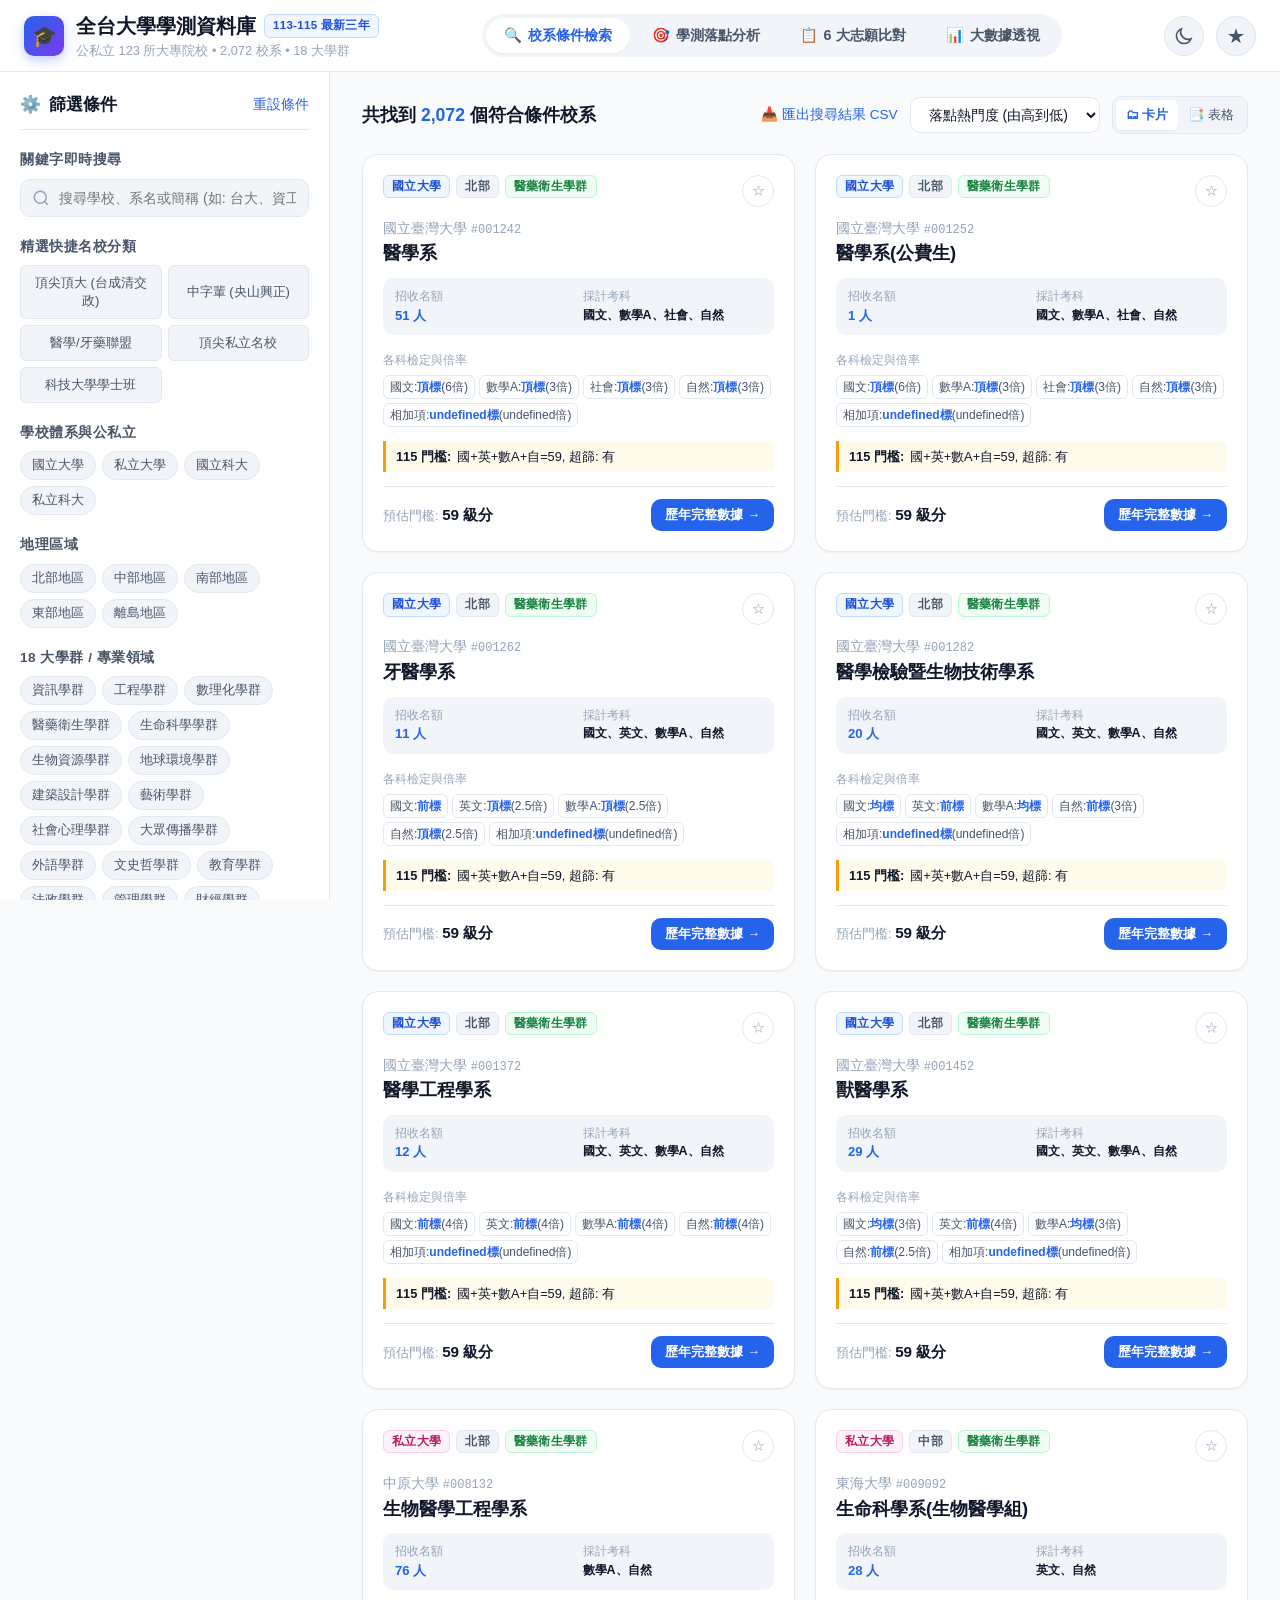
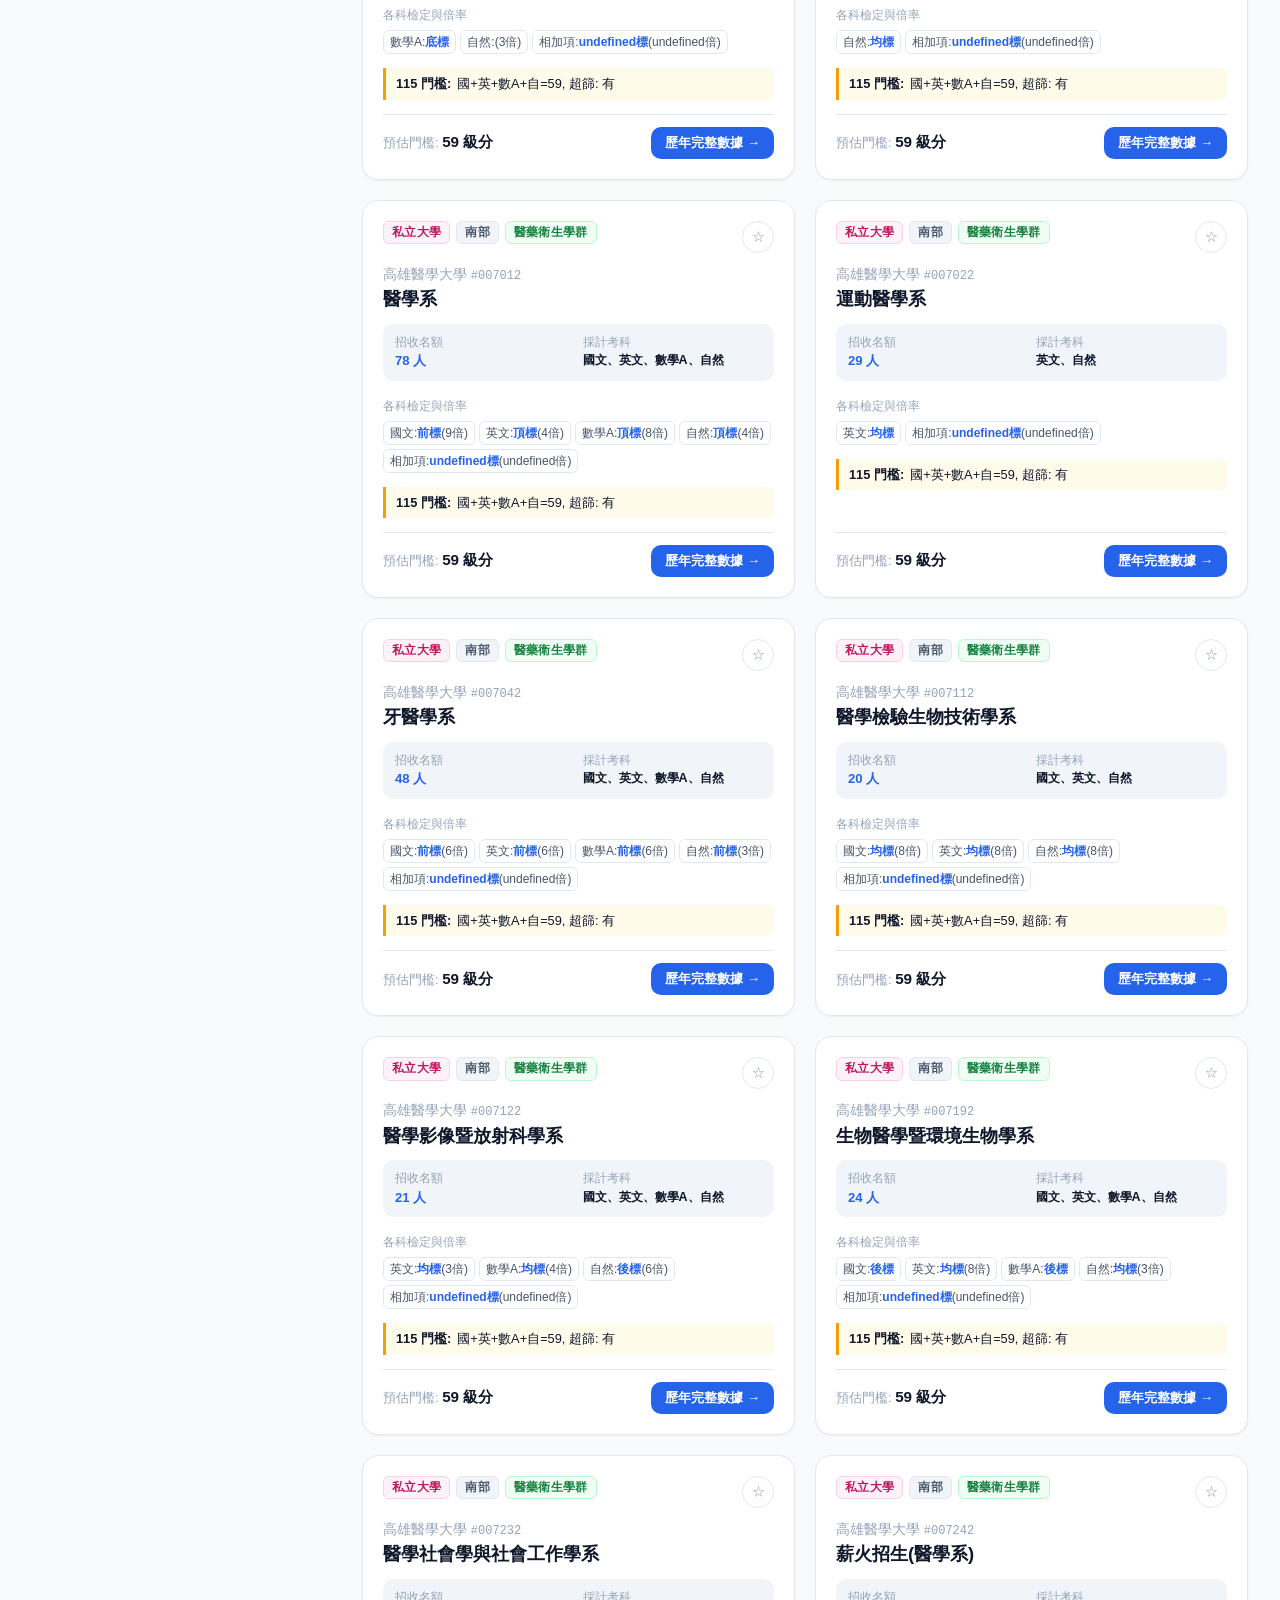
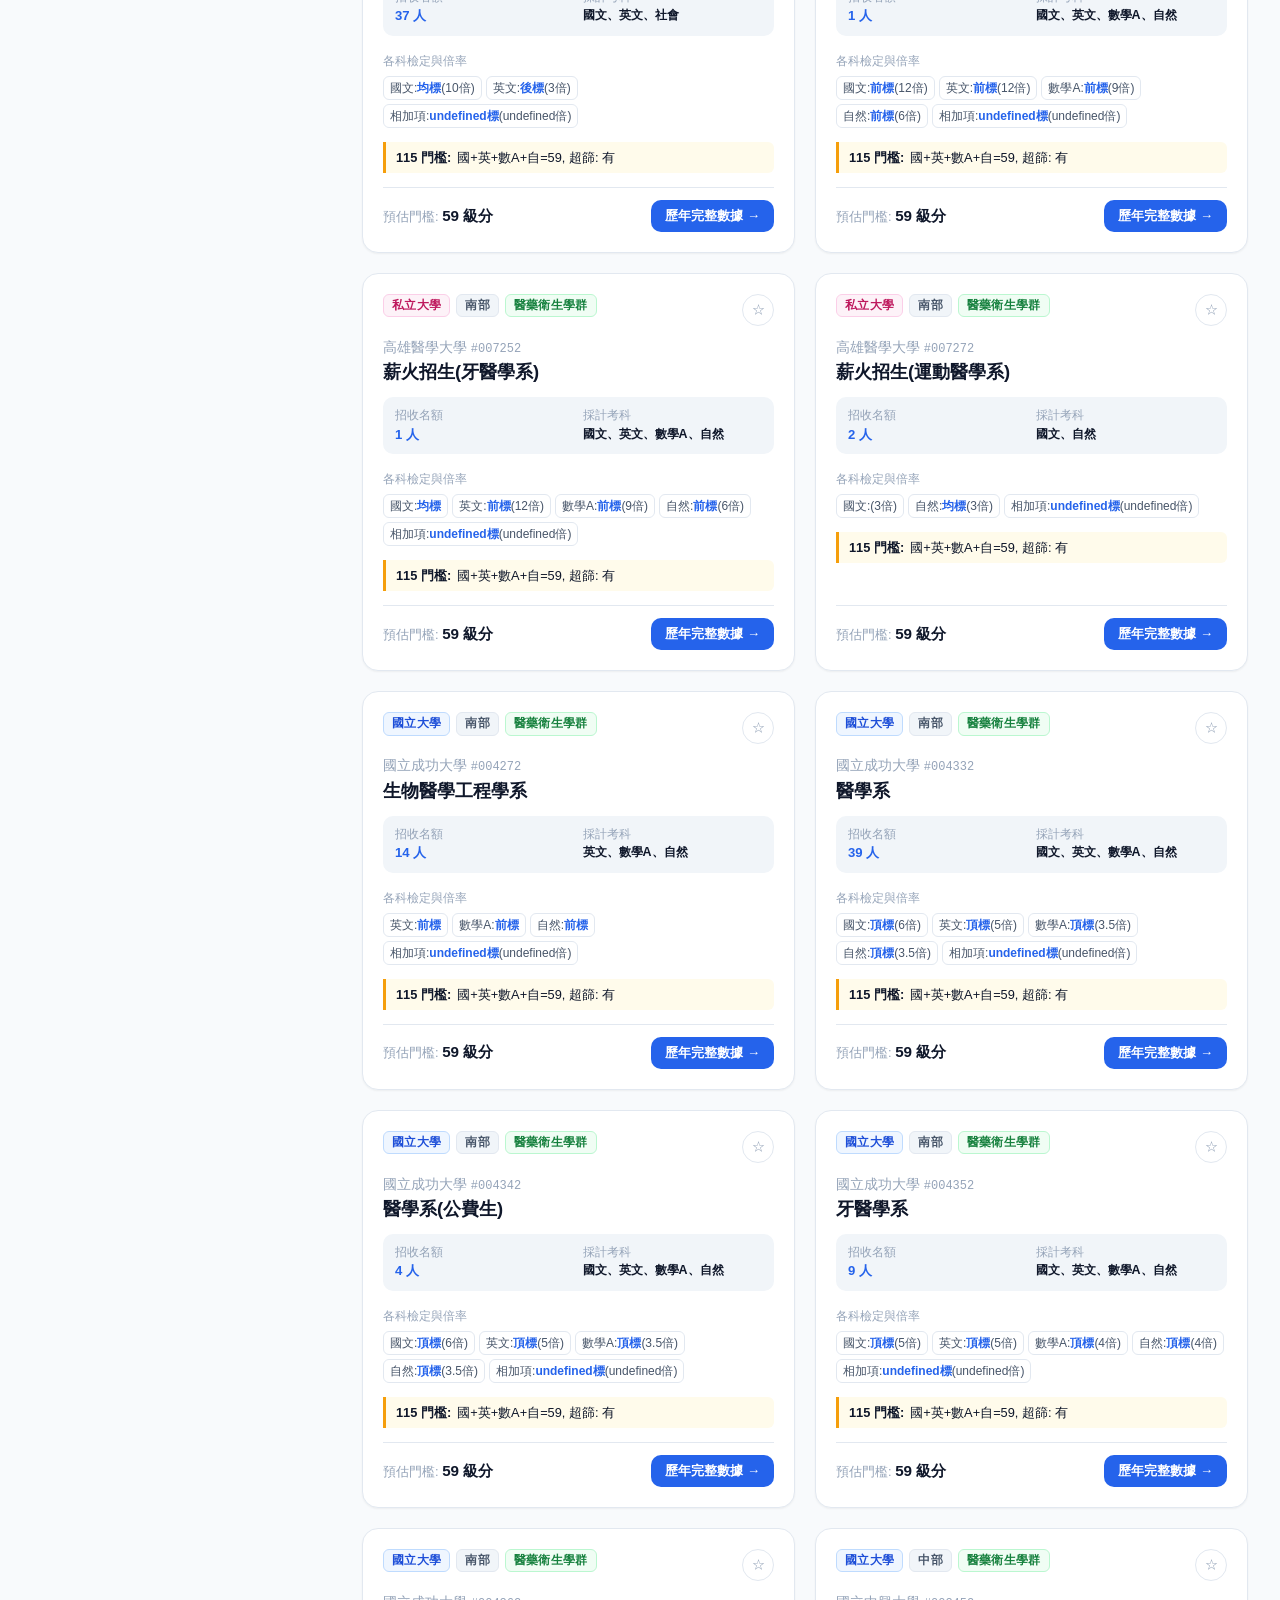
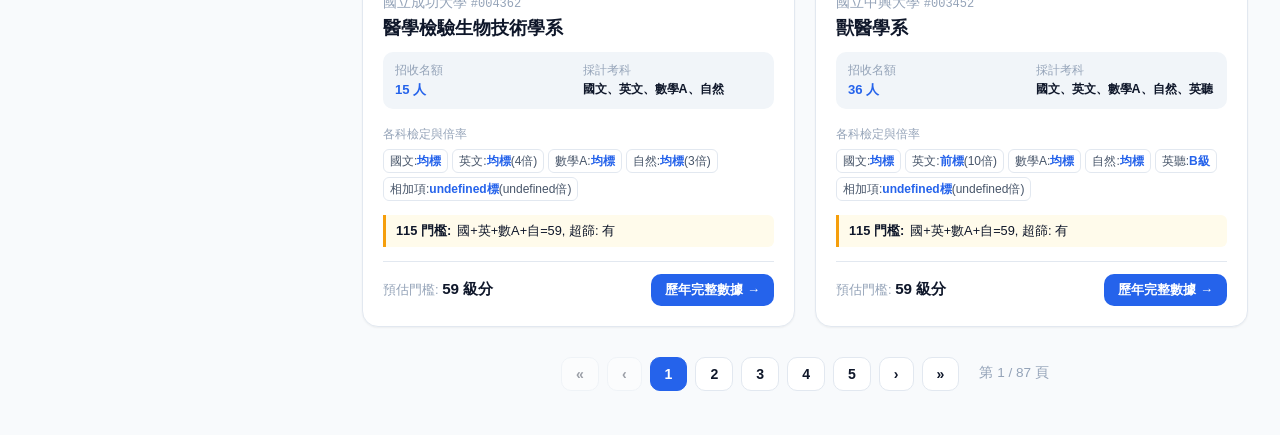
<file: index.html>
<!DOCTYPE html>
<html lang="zh-TW" data-theme="light">
<head>
  <meta charset="UTF-8">
  <meta name="viewport" content="width=device-width, initial-scale=1.0, maximum-scale=5.0, viewport-fit=cover">
  <title>全台大專院校近三年學測錄取成績與科系標準資料庫</title>
  <meta name="description" content="完整收錄全台123所公私立大學、2,072個科系最新三年（113-115學年度）學測檢定標準、篩選倍率、最低錄取門檻與超額篩選級分，提供多樣性條件篩選與智能落點分析。">
  <link rel="stylesheet" href="css/style.css">
  <link rel="icon" href="data:image/svg+xml,<svg xmlns=%22http://www.w3.org/2000/svg%22 viewBox=%220 0 100 100%22><text y=%22.9em%22 font-size=%2290%22>🎓</text></svg>">
</head>
<body>

  <!-- Top Navbar -->
  <header class="navbar">
    <div class="brand">
      <div class="brand-icon">🎓</div>
      <div>
        <div class="brand-title">
          全台大學學測資料庫
          <span class="badge badge-public badge-year">113-115 最新三年</span>
        </div>
        <div class="brand-subtitle">公私立 123 所大專院校 • 2,072 校系 • 18 大學群</div>
      </div>
    </div>

    <!-- Desktop Navigation Tabs -->
    <nav class="nav-tabs desktop-only">
      <button class="nav-tab active" data-tab="browse" onclick="window.app.setTab('browse')">
        <span>🔍</span> 校系條件檢索
      </button>
      <button class="nav-tab" data-tab="matcher" onclick="window.app.setTab('matcher')">
        <span>🎯</span> 學測落點分析
      </button>
      <button class="nav-tab" data-tab="wishlist" onclick="window.app.setTab('wishlist')">
        <span>📋</span> 6 大志願比對
      </button>
      <button class="nav-tab" data-tab="analytics" onclick="window.app.setTab('analytics')">
        <span>📊</span> 大數據透視
      </button>
    </nav>

    <!-- Right Actions -->
    <div class="nav-actions">
      <!-- Mobile Filter Trigger in Header -->
      <button class="btn-icon mobile-only" id="mobile-filter-toggle" title="開啟篩選條件" onclick="window.app.toggleMobileSidebar()">
        <span style="font-size: 1.05rem;">⚡</span>
        <span class="badge-counter" id="mobile-filter-badge" style="display: none;">0</span>
      </button>

      <!-- Theme Switcher -->
      <button class="btn-icon" id="theme-btn" title="切換深淺色外觀" onclick="window.app.toggleTheme()">
        <svg id="theme-icon" width="20" height="20" viewBox="0 0 24 24" fill="none"></svg>
      </button>

      <!-- Wishlist Drawer Button (Desktop) -->
      <button class="btn-icon desktop-only" title="查看 6 個志願清單" onclick="window.app.openWishlistDrawer()">
        <span style="font-size: 1.1rem;">★</span>
        <span class="badge-counter" id="wishlist-badge" style="display: none;">0</span>
      </button>
    </div>
  </header>

  <!-- Backdrop overlay for mobile sidebar -->
  <div class="sidebar-backdrop" id="sidebar-backdrop" onclick="window.app.closeMobileSidebar()"></div>

  <!-- Main Application Layout -->
  <div class="app-container">
    
    <!-- Sidebar Multi-Criteria Filters -->
    <aside class="sidebar" id="sidebar">
      <div class="sidebar-header">
        <div class="sidebar-title">
          <span>⚙️</span> 篩選條件
        </div>
        <div style="display: flex; align-items: center; gap: 10px;">
          <button class="btn-link" onclick="window.app.resetAllFilters()">重設條件</button>
          <button class="modal-close mobile-only" onclick="window.app.closeMobileSidebar()" aria-label="關閉選單">✕</button>
        </div>
      </div>

      <!-- 1. Keyword Search -->
      <div class="filter-section">
        <label class="filter-label">關鍵字即時搜尋</label>
        <div class="search-input-wrap">
          <svg width="18" height="18" viewBox="0 0 24 24" fill="none" stroke="currentColor" stroke-width="2">
            <circle cx="11" cy="11" r="8"></circle>
            <line x1="21" y1="21" x2="16.65" y2="16.65"></line>
          </svg>
          <input type="text" id="search-input" class="search-input" placeholder="搜尋學校、系名或簡稱 (如: 台大、資工)...">
        </div>
      </div>

      <!-- 2. Fast Presets -->
      <div class="filter-section">
        <label class="filter-label">精選快捷名校分類</label>
        <div class="preset-grid">
          <button class="preset-btn" onclick="window.app.onTogglePreset('top5', this)">頂尖頂大 (台成清交政)</button>
          <button class="preset-btn" onclick="window.app.onTogglePreset('central4', this)">中字輩 (央山興正)</button>
          <button class="preset-btn" onclick="window.app.onTogglePreset('med', this)">醫學/牙藥聯盟</button>
          <button class="preset-btn" onclick="window.app.onTogglePreset('top_private', this)">頂尖私立名校</button>
          <button class="preset-btn" onclick="window.app.onTogglePreset('tech', this)">科技大學學士班</button>
        </div>
      </div>

      <!-- 3. School Types -->
      <div class="filter-section">
        <label class="filter-label">學校體系與公私立</label>
        <div class="filter-pills">
          <button class="pill-btn" onclick="window.app.onToggleType('國立大學', this)">國立大學</button>
          <button class="pill-btn" onclick="window.app.onToggleType('私立大學', this)">私立大學</button>
          <button class="pill-btn" onclick="window.app.onToggleType('國立科技大學', this)">國立科大</button>
          <button class="pill-btn" onclick="window.app.onToggleType('私立科技大學', this)">私立科大</button>
        </div>
      </div>

      <!-- 4. Geographic Region -->
      <div class="filter-section">
        <label class="filter-label">地理區域</label>
        <div class="filter-pills">
          <button class="pill-btn" onclick="window.app.onToggleRegion('北部', this)">北部地區</button>
          <button class="pill-btn" onclick="window.app.onToggleRegion('中部', this)">中部地區</button>
          <button class="pill-btn" onclick="window.app.onToggleRegion('南部', this)">南部地區</button>
          <button class="pill-btn" onclick="window.app.onToggleRegion('東部', this)">東部地區</button>
          <button class="pill-btn" onclick="window.app.onToggleRegion('離島', this)">離島地區</button>
        </div>
      </div>

      <!-- 5. 18 Academic Groups -->
      <div class="filter-section">
        <label class="filter-label">18 大學群 / 專業領域</label>
        <div class="filter-pills" id="group-filter-pills"></div>
      </div>

      <!-- 6. Tested Subjects -->
      <div class="filter-section">
        <div class="filter-label">
          <span>採計考科組合</span>
        </div>
        <div class="subject-grid">
          <label class="subject-checkbox-card" onclick="window.app.onToggleSubject('國文', this)">
            <input type="checkbox" style="pointer-events: none;"> 國文
          </label>
          <label class="subject-checkbox-card" onclick="window.app.onToggleSubject('英文', this)">
            <input type="checkbox" style="pointer-events: none;"> 英文
          </label>
          <label class="subject-checkbox-card" onclick="window.app.onToggleSubject('數學A', this)">
            <input type="checkbox" style="pointer-events: none;"> 數A
          </label>
          <label class="subject-checkbox-card" onclick="window.app.onToggleSubject('數學B', this)">
            <input type="checkbox" style="pointer-events: none;"> 數B
          </label>
          <label class="subject-checkbox-card" onclick="window.app.onToggleSubject('社會', this)">
            <input type="checkbox" style="pointer-events: none;"> 社會
          </label>
          <label class="subject-checkbox-card" onclick="window.app.onToggleSubject('自然', this)">
            <input type="checkbox" style="pointer-events: none;"> 自然
          </label>
        </div>
      </div>

      <!-- 7. Standards Limit -->
      <div class="filter-section">
        <label class="filter-label">檢定標準門檻上限</label>
        <div class="filter-pills">
          <button class="pill-btn active" onclick="document.querySelectorAll('#sidebar .pill-btn-std').forEach(b=>b.classList.remove('active')); this.classList.add('active'); window.app.filterEngine.setMaxStandard('all'); window.app.render();">不限</button>
          <button class="pill-btn pill-btn-std" onclick="document.querySelectorAll('#sidebar .pill-btn-std').forEach(b=>b.classList.remove('active')); this.classList.add('active'); window.app.filterEngine.setMaxStandard('均'); window.app.render();">均標以內</button>
          <button class="pill-btn pill-btn-std" onclick="document.querySelectorAll('#sidebar .pill-btn-std').forEach(b=>b.classList.remove('active')); this.classList.add('active'); window.app.filterEngine.setMaxStandard('前'); window.app.render();">前標以內</button>
        </div>
      </div>

      <!-- 8. Score Slider -->
      <div class="filter-section">
        <div class="filter-label">
          <span>綜合預估級分</span>
          <span id="score-val-label" class="highlight">0 級分以上</span>
        </div>
        <div class="slider-group">
          <input type="range" id="score-range" min="0" max="55" step="1" value="0">
          <div class="slider-val">
            <span>0</span>
            <span>20</span>
            <span>40</span>
            <span>55+</span>
          </div>
        </div>
      </div>

      <div style="margin-top: auto; padding-top: 16px; border-top: 1px solid var(--border-color); font-size: 0.78rem; color: var(--text-muted); line-height: 1.6;">
        資料來源：教育部統計處、大學甄選入學委員會（CAC）歷年篩選標準一覽表，包含 113-115 學年度完整資料。
      </div>

      <!-- Mobile Sticky Apply Button inside drawer -->
      <div class="sidebar-mobile-footer mobile-only">
        <button class="btn-primary-large" style="width: 100%; padding: 12px;" onclick="window.app.closeMobileSidebar()">
          確認並檢視結果
        </button>
      </div>
    </aside>

    <!-- Main Content Container -->
    <main class="main-content" id="main-container">
      <div class="loading-spinner">
        <div class="spinner"></div>
        <p>正在載入全台大專院校完整學測資料庫...</p>
      </div>
    </main>

  </div>

  <!-- Mobile Floating Filter Button (Only in Browse tab) -->
  <button class="mobile-filter-fab mobile-only" id="mobile-filter-fab" onclick="window.app.openMobileSidebar()">
    <span>⚡</span> 條件篩選
    <span class="fab-badge" id="mobile-fab-badge" style="display: none;">0</span>
  </button>

  <!-- Mobile Bottom Navigation Bar -->
  <nav class="bottom-nav mobile-only">
    <button class="bottom-nav-item active" data-tab="browse" onclick="window.app.setTab('browse')">
      <span class="nav-icon">🔍</span>
      <span class="nav-text">查校系</span>
    </button>
    <button class="bottom-nav-item" data-tab="matcher" onclick="window.app.setTab('matcher')">
      <span class="nav-icon">🎯</span>
      <span class="nav-text">落點分析</span>
    </button>
    <button class="bottom-nav-item" data-tab="wishlist" onclick="window.app.setTab('wishlist')">
      <span class="nav-icon">★
        <span class="badge-counter" id="mobile-bottom-wishlist-badge" style="display: none;">0</span>
      </span>
      <span class="nav-text">6志願</span>
    </button>
    <button class="bottom-nav-item" data-tab="analytics" onclick="window.app.setTab('analytics')">
      <span class="nav-icon">📊</span>
      <span class="nav-text">大數據</span>
    </button>
  </nav>

  <!-- Department Detail Modal -->
  <div class="modal-overlay" id="detail-modal">
    <div class="modal-container" id="modal-content"></div>
  </div>

  <!-- Preloaded Datasets (Offline & GitHub Pages Zero-CORS Instant Load) -->
  <script src="data/schools.js"></script>
  <script src="data/departments.js"></script>

  <!-- Core Scripts -->
  <script src="js/filter.js"></script>
  <script src="js/matcher.js"></script>
  <script src="js/wishlist.js"></script>
  <script src="js/export.js"></script>
  <script src="js/app.js"></script>

</body>
</html>
</file>
<file: css/style.css>
/* ==========================================================================
   Taiwan GSAT University Admission Database - Modern CSS System
   ========================================================================== */

:root {
  /* Color Palette - Light Mode */
  --bg-primary: #f8fafc;
  --bg-secondary: #ffffff;
  --bg-tertiary: #f1f5f9;
  --bg-card: #ffffff;
  --bg-card-hover: #f8fafc;
  --bg-overlay: rgba(15, 23, 42, 0.6);
  
  --text-primary: #0f172a;
  --text-secondary: #475569;
  --text-muted: #94a3b8;
  --text-inverse: #ffffff;
  
  --border-color: #e2e8f0;
  --border-focus: #3b82f6;
  
  --primary: #2563eb;
  --primary-hover: #1d4ed8;
  --primary-light: #eff6ff;
  
  --success: #10b981;
  --success-bg: #ecfdf5;
  --warning: #f59e0b;
  --warning-bg: #fffbeb;
  --danger: #ef4444;
  --danger-bg: #fef2f2;
  --info: #06b6d4;
  --info-bg: #ecfeff;
  
  --shadow-sm: 0 1px 2px 0 rgb(0 0 0 / 0.05);
  --shadow-md: 0 4px 6px -1px rgb(0 0 0 / 0.1), 0 2px 4px -2px rgb(0 0 0 / 0.1);
  --shadow-lg: 0 10px 15px -3px rgb(0 0 0 / 0.1), 0 4px 6px -4px rgb(0 0 0 / 0.1);
  --shadow-xl: 0 20px 25px -5px rgb(0 0 0 / 0.1), 0 8px 10px -6px rgb(0 0 0 / 0.1);

  --radius-sm: 6px;
  --radius-md: 10px;
  --radius-lg: 16px;
  --radius-full: 9999px;

  --font-sans: -apple-system, BlinkMacSystemFont, "Segoe UI", Roboto, "PingFang TC", "Microsoft JhengHei", sans-serif;
  --header-height: 72px;
}

[data-theme="dark"] {
  --bg-primary: #090d16;
  --bg-secondary: #0f172a;
  --bg-tertiary: #1e293b;
  --bg-card: #131d31;
  --bg-card-hover: #1e293b;
  --bg-overlay: rgba(0, 0, 0, 0.75);
  
  --text-primary: #f8fafc;
  --text-secondary: #cbd5e1;
  --text-muted: #64748b;
  
  --border-color: #334155;
  --border-focus: #60a5fa;
  
  --primary: #3b82f6;
  --primary-hover: #60a5fa;
  --primary-light: rgba(59, 130, 246, 0.15);
  
  --success-bg: rgba(16, 185, 129, 0.15);
  --warning-bg: rgba(245, 158, 11, 0.15);
  --danger-bg: rgba(239, 68, 68, 0.15);
  --info-bg: rgba(6, 182, 212, 0.15);
}

/* Reset & Base */
* {
  box-sizing: border-box;
  margin: 0;
  padding: 0;
}

body {
  font-family: var(--font-sans);
  background-color: var(--bg-primary);
  color: var(--text-primary);
  line-height: 1.5;
  transition: background-color 0.3s ease, color 0.3s ease;
  overflow-x: hidden;
}

a {
  color: var(--primary);
  text-decoration: none;
  transition: color 0.2s;
}
a:hover {
  text-decoration: underline;
}

/* Header & Navbar */
.navbar {
  position: sticky;
  top: 0;
  z-index: 100;
  height: var(--header-height);
  background: rgba(var(--bg-secondary), 0.85);
  background-color: var(--bg-secondary);
  backdrop-filter: blur(12px);
  border-bottom: 1px solid var(--border-color);
  display: flex;
  align-items: center;
  justify-content: space-between;
  padding: 0 24px;
}

.brand {
  display: flex;
  align-items: center;
  gap: 12px;
}

.brand-icon {
  width: 40px;
  height: 40px;
  border-radius: var(--radius-md);
  background: linear-gradient(135deg, #2563eb, #7c3aed);
  display: flex;
  align-items: center;
  justify-content: center;
  color: #fff;
  font-size: 20px;
  font-weight: 700;
  box-shadow: 0 4px 12px rgba(37, 99, 235, 0.3);
}

.brand-title {
  font-size: 1.25rem;
  font-weight: 700;
  color: var(--text-primary);
  display: flex;
  align-items: center;
  gap: 8px;
}

.brand-subtitle {
  font-size: 0.8rem;
  color: var(--text-muted);
  font-weight: 400;
}

.nav-tabs {
  display: flex;
  align-items: center;
  background: var(--bg-tertiary);
  padding: 4px;
  border-radius: var(--radius-full);
  gap: 4px;
}

.nav-tab {
  padding: 8px 18px;
  border-radius: var(--radius-full);
  font-size: 0.9rem;
  font-weight: 600;
  color: var(--text-secondary);
  background: transparent;
  border: none;
  cursor: pointer;
  display: flex;
  align-items: center;
  gap: 6px;
  transition: all 0.2s ease;
}

.nav-tab:hover {
  color: var(--text-primary);
}

.nav-tab.active {
  background: var(--bg-secondary);
  color: var(--primary);
  box-shadow: var(--shadow-sm);
}

.nav-actions {
  display: flex;
  align-items: center;
  gap: 12px;
}

.btn-icon {
  width: 40px;
  height: 40px;
  border-radius: var(--radius-full);
  background: var(--bg-tertiary);
  border: 1px solid var(--border-color);
  color: var(--text-secondary);
  display: flex;
  align-items: center;
  justify-content: center;
  cursor: pointer;
  position: relative;
  transition: all 0.2s ease;
}

.btn-icon:hover {
  background: var(--bg-card-hover);
  color: var(--text-primary);
  border-color: var(--border-focus);
}

.badge-counter {
  position: absolute;
  top: -4px;
  right: -4px;
  background: var(--danger);
  color: #fff;
  font-size: 0.7rem;
  font-weight: 700;
  min-width: 18px;
  height: 18px;
  border-radius: 9px;
  display: flex;
  align-items: center;
  justify-content: center;
  padding: 0 4px;
}

/* App Container */
.app-container {
  display: flex;
  min-height: calc(100vh - var(--header-height));
  position: relative;
}

/* Sidebar Filters */
.sidebar {
  width: 330px;
  flex-shrink: 0;
  background: var(--bg-secondary);
  border-right: 1px solid var(--border-color);
  padding: 20px;
  height: calc(100vh - var(--header-height));
  position: sticky;
  top: var(--header-height);
  overflow-y: auto;
  display: flex;
  flex-direction: column;
  gap: 20px;
}

.sidebar-header {
  display: flex;
  align-items: center;
  justify-content: space-between;
  padding-bottom: 12px;
  border-bottom: 1px solid var(--border-color);
}

.sidebar-title {
  font-size: 1.05rem;
  font-weight: 700;
  display: flex;
  align-items: center;
  gap: 8px;
}

.btn-link {
  background: none;
  border: none;
  color: var(--primary);
  font-size: 0.85rem;
  cursor: pointer;
  font-weight: 500;
}
.btn-link:hover {
  text-decoration: underline;
}

.filter-section {
  display: flex;
  flex-direction: column;
  gap: 8px;
}

.filter-label {
  font-size: 0.85rem;
  font-weight: 700;
  color: var(--text-secondary);
  text-transform: uppercase;
  letter-spacing: 0.5px;
  display: flex;
  justify-content: space-between;
}

.search-input-wrap {
  position: relative;
  display: flex;
  align-items: center;
}

.search-input-wrap svg {
  position: absolute;
  left: 12px;
  color: var(--text-muted);
  pointer-events: none;
}

.search-input {
  width: 100%;
  padding: 10px 12px 10px 38px;
  border-radius: var(--radius-md);
  border: 1px solid var(--border-color);
  background: var(--bg-tertiary);
  color: var(--text-primary);
  font-size: 0.9rem;
  outline: none;
  transition: all 0.2s ease;
}

.search-input:focus {
  border-color: var(--primary);
  background: var(--bg-secondary);
  box-shadow: 0 0 0 3px var(--primary-light);
}

/* Filter Tag Pills */
.filter-pills {
  display: flex;
  flex-wrap: wrap;
  gap: 6px;
}

.pill-btn {
  padding: 5px 11px;
  border-radius: var(--radius-full);
  font-size: 0.8rem;
  border: 1px solid var(--border-color);
  background: var(--bg-tertiary);
  color: var(--text-secondary);
  cursor: pointer;
  transition: all 0.15s ease;
  user-select: none;
}

.pill-btn:hover {
  background: var(--border-color);
  color: var(--text-primary);
}

.pill-btn.active {
  background: var(--primary);
  color: #fff;
  border-color: var(--primary);
  font-weight: 600;
}

/* Quick Tier Presets */
.preset-grid {
  display: grid;
  grid-template-columns: repeat(2, 1fr);
  gap: 6px;
}

.preset-btn {
  padding: 8px 10px;
  background: var(--bg-tertiary);
  border: 1px solid var(--border-color);
  border-radius: var(--radius-sm);
  font-size: 0.82rem;
  color: var(--text-secondary);
  cursor: pointer;
  text-align: center;
  transition: all 0.15s ease;
}

.preset-btn:hover {
  background: var(--bg-card-hover);
  border-color: var(--primary);
  color: var(--primary);
}

.preset-btn.active {
  background: var(--primary-light);
  border-color: var(--primary);
  color: var(--primary);
  font-weight: 700;
}

/* Subject Filter Checkboxes */
.subject-grid {
  display: grid;
  grid-template-columns: repeat(3, 1fr);
  gap: 6px;
}

.subject-checkbox-card {
  display: flex;
  align-items: center;
  gap: 6px;
  padding: 6px 8px;
  background: var(--bg-tertiary);
  border: 1px solid var(--border-color);
  border-radius: var(--radius-sm);
  cursor: pointer;
  font-size: 0.85rem;
  font-weight: 500;
  user-select: none;
  transition: all 0.15s ease;
}

.subject-checkbox-card:hover {
  border-color: var(--border-focus);
}

.subject-checkbox-card input {
  accent-color: var(--primary);
}

.subject-checkbox-card.checked {
  background: var(--primary-light);
  border-color: var(--primary);
  color: var(--primary);
  font-weight: 600;
}

/* Range Slider */
.slider-group {
  display: flex;
  flex-direction: column;
  gap: 6px;
}

.slider-val {
  display: flex;
  justify-content: space-between;
  font-size: 0.85rem;
  color: var(--text-muted);
}

.slider-val span.highlight {
  color: var(--primary);
  font-weight: 700;
}

input[type=range] {
  width: 100%;
  accent-color: var(--primary);
  cursor: pointer;
}

/* Main Content Area */
.main-content {
  flex: 1;
  padding: 24px 32px;
  overflow-y: auto;
  min-width: 0;
}

/* Top Toolbar */
.toolbar {
  display: flex;
  align-items: center;
  justify-content: space-between;
  margin-bottom: 20px;
  flex-wrap: wrap;
  gap: 16px;
}

.toolbar-left {
  display: flex;
  align-items: center;
  gap: 12px;
}

.result-count {
  font-size: 1.1rem;
  font-weight: 700;
  color: var(--text-primary);
}

.result-count span {
  color: var(--primary);
}

.active-filter-tags {
  display: flex;
  flex-wrap: wrap;
  gap: 6px;
}

.tag-badge {
  display: inline-flex;
  align-items: center;
  gap: 4px;
  padding: 3px 8px;
  background: var(--primary-light);
  color: var(--primary);
  border-radius: var(--radius-sm);
  font-size: 0.78rem;
  font-weight: 600;
}

.tag-badge button {
  background: none;
  border: none;
  color: var(--primary);
  cursor: pointer;
  font-size: 11px;
}

.toolbar-right {
  display: flex;
  align-items: center;
  gap: 12px;
}

.select-dropdown {
  padding: 8px 14px;
  border-radius: var(--radius-md);
  border: 1px solid var(--border-color);
  background: var(--bg-secondary);
  color: var(--text-primary);
  font-size: 0.88rem;
  outline: none;
  cursor: pointer;
}

.view-toggle {
  display: flex;
  background: var(--bg-tertiary);
  border-radius: var(--radius-md);
  padding: 3px;
  border: 1px solid var(--border-color);
}

.view-btn {
  padding: 6px 10px;
  border-radius: var(--radius-sm);
  background: transparent;
  border: none;
  color: var(--text-secondary);
  cursor: pointer;
  display: flex;
  align-items: center;
  gap: 4px;
  font-size: 0.82rem;
}

.view-btn.active {
  background: var(--bg-secondary);
  color: var(--primary);
  font-weight: 600;
  box-shadow: var(--shadow-sm);
}

/* Department Cards Grid */
.cards-grid {
  display: grid;
  grid-template-columns: repeat(auto-fill, minmax(360px, 1fr));
  gap: 20px;
}

.dept-card {
  background: var(--bg-card);
  border: 1px solid var(--border-color);
  border-radius: var(--radius-lg);
  padding: 20px;
  display: flex;
  flex-direction: column;
  justify-content: space-between;
  box-shadow: var(--shadow-sm);
  transition: all 0.2s ease;
  position: relative;
  overflow: hidden;
}

.dept-card:hover {
  transform: translateY(-2px);
  box-shadow: var(--shadow-lg);
  border-color: var(--border-focus);
}

.dept-card-top {
  display: flex;
  align-items: flex-start;
  justify-content: space-between;
  margin-bottom: 12px;
}

.school-badge-group {
  display: flex;
  align-items: center;
  gap: 6px;
  flex-wrap: wrap;
}

.badge {
  padding: 2px 8px;
  border-radius: var(--radius-sm);
  font-size: 0.72rem;
  font-weight: 600;
  letter-spacing: 0.3px;
}

.badge-public {
  background: #eff6ff;
  color: #1d4ed8;
  border: 1px solid #bfdbfe;
}
[data-theme="dark"] .badge-public {
  background: rgba(37, 99, 235, 0.2);
  color: #93c5fd;
  border-color: #1e40af;
}

.badge-private {
  background: #fdf2f8;
  color: #be185d;
  border: 1px solid #fbcfe8;
}
[data-theme="dark"] .badge-private {
  background: rgba(190, 24, 93, 0.2);
  color: #f472b6;
  border-color: #831843;
}

.badge-region {
  background: var(--bg-tertiary);
  color: var(--text-secondary);
  border: 1px solid var(--border-color);
}

.badge-group {
  background: #f0fdf4;
  color: #15803d;
  border: 1px solid #bbf7d0;
}
[data-theme="dark"] .badge-group {
  background: rgba(22, 101, 52, 0.2);
  color: #86efac;
  border-color: #14532d;
}

.btn-wishlist {
  background: transparent;
  border: 1px solid var(--border-color);
  width: 32px;
  height: 32px;
  border-radius: var(--radius-full);
  display: flex;
  align-items: center;
  justify-content: center;
  cursor: pointer;
  color: var(--text-muted);
  transition: all 0.2s ease;
}

.btn-wishlist:hover {
  color: var(--danger);
  border-color: var(--danger);
  transform: scale(1.1);
}

.btn-wishlist.active {
  background: var(--danger-bg);
  border-color: var(--danger);
  color: var(--danger);
}

.dept-header {
  margin-bottom: 12px;
}

.dept-school-name {
  font-size: 0.85rem;
  color: var(--text-muted);
  font-weight: 500;
  margin-bottom: 2px;
}

.dept-title {
  font-size: 1.15rem;
  font-weight: 700;
  color: var(--text-primary);
  line-height: 1.35;
}

.dept-code {
  font-size: 0.75rem;
  color: var(--text-muted);
  font-family: monospace;
}

.dept-info-grid {
  display: grid;
  grid-template-columns: repeat(2, 1fr);
  gap: 8px;
  background: var(--bg-tertiary);
  padding: 10px 12px;
  border-radius: var(--radius-md);
  margin-bottom: 12px;
  font-size: 0.82rem;
}

.info-item {
  display: flex;
  flex-direction: column;
}

.info-label {
  font-size: 0.72rem;
  color: var(--text-muted);
}

.info-value {
  font-weight: 600;
  color: var(--text-primary);
}

.dept-standards-preview {
  margin-bottom: 14px;
}

.std-pills {
  display: flex;
  flex-wrap: wrap;
  gap: 4px;
  margin-top: 4px;
}

.std-pill {
  font-size: 0.75rem;
  padding: 2px 6px;
  background: var(--bg-secondary);
  border: 1px solid var(--border-color);
  border-radius: var(--radius-sm);
  color: var(--text-secondary);
}

.std-pill strong {
  color: var(--primary);
}

.cutoff-preview {
  background: var(--warning-bg);
  border-left: 3px solid var(--warning);
  padding: 6px 10px;
  border-radius: 0 var(--radius-sm) var(--radius-sm) 0;
  font-size: 0.8rem;
  color: var(--text-primary);
  margin-bottom: 14px;
  display: flex;
  align-items: center;
  gap: 6px;
}

.dept-card-footer {
  display: flex;
  align-items: center;
  justify-content: space-between;
  border-top: 1px solid var(--border-color);
  padding-top: 12px;
}

.btn-detail {
  padding: 7px 14px;
  border-radius: var(--radius-md);
  background: var(--primary);
  color: #fff;
  border: none;
  font-size: 0.82rem;
  font-weight: 600;
  cursor: pointer;
  transition: background 0.2s;
}

.btn-detail:hover {
  background: var(--primary-hover);
}

/* Compact Table View */
.table-wrap {
  width: 100%;
  overflow-x: auto;
  background: var(--bg-card);
  border-radius: var(--radius-lg);
  border: 1px solid var(--border-color);
  box-shadow: var(--shadow-sm);
}

.data-table {
  width: 100%;
  border-collapse: collapse;
  text-align: left;
  font-size: 0.88rem;
}

.data-table th {
  background: var(--bg-tertiary);
  color: var(--text-secondary);
  font-weight: 700;
  padding: 12px 16px;
  border-bottom: 1px solid var(--border-color);
  white-space: nowrap;
}

.data-table td {
  padding: 12px 16px;
  border-bottom: 1px solid var(--border-color);
  vertical-align: middle;
}

.data-table tr:hover td {
  background: var(--bg-card-hover);
}

/* Matcher & Predictor View */
.matcher-container {
  max-width: 1100px;
  margin: 0 auto;
  display: flex;
  flex-direction: column;
  gap: 24px;
}

.matcher-card {
  background: var(--bg-card);
  border: 1px solid var(--border-color);
  border-radius: var(--radius-lg);
  padding: 24px;
  box-shadow: var(--shadow-sm);
}

.matcher-card-title {
  font-size: 1.25rem;
  font-weight: 700;
  margin-bottom: 6px;
  display: flex;
  align-items: center;
  gap: 8px;
}

.matcher-card-desc {
  font-size: 0.88rem;
  color: var(--text-muted);
  margin-bottom: 20px;
}

.score-inputs-grid {
  display: grid;
  grid-template-columns: repeat(auto-fit, minmax(130px, 1fr));
  gap: 14px;
  margin-bottom: 20px;
}

.score-input-item {
  display: flex;
  flex-direction: column;
  gap: 6px;
}

.score-input-label {
  font-size: 0.85rem;
  font-weight: 700;
  color: var(--text-secondary);
  display: flex;
  justify-content: space-between;
}

.score-input-box {
  width: 100%;
  padding: 10px;
  border-radius: var(--radius-md);
  border: 1px solid var(--border-color);
  background: var(--bg-tertiary);
  color: var(--text-primary);
  font-size: 1.1rem;
  font-weight: 700;
  text-align: center;
  outline: none;
  transition: all 0.2s ease;
}

.score-input-box:focus {
  border-color: var(--primary);
  background: var(--bg-secondary);
  box-shadow: 0 0 0 3px var(--primary-light);
}

.btn-primary-large {
  padding: 12px 28px;
  border-radius: var(--radius-md);
  background: linear-gradient(135deg, #2563eb, #3b82f6);
  color: #fff;
  font-size: 1rem;
  font-weight: 700;
  border: none;
  cursor: pointer;
  box-shadow: 0 4px 12px rgba(37, 99, 235, 0.3);
  transition: all 0.2s ease;
}

.btn-primary-large:hover {
  transform: translateY(-1px);
  box-shadow: 0 6px 16px rgba(37, 99, 235, 0.4);
}

.matcher-results-tabs {
  display: grid;
  grid-template-columns: repeat(3, 1fr);
  gap: 12px;
  margin-bottom: 20px;
}

.result-tab-card {
  padding: 16px;
  border-radius: var(--radius-md);
  border: 2px solid transparent;
  cursor: pointer;
  transition: all 0.2s ease;
  display: flex;
  align-items: center;
  justify-content: space-between;
}

.tab-dream {
  background: var(--danger-bg);
  border-color: rgba(239, 68, 68, 0.3);
  color: var(--danger);
}
.tab-dream.active {
  border-color: var(--danger);
  box-shadow: 0 0 0 2px var(--danger);
}

.tab-target {
  background: var(--success-bg);
  border-color: rgba(16, 185, 129, 0.3);
  color: var(--success);
}
.tab-target.active {
  border-color: var(--success);
  box-shadow: 0 0 0 2px var(--success);
}

.tab-safe {
  background: var(--info-bg);
  border-color: rgba(6, 182, 212, 0.3);
  color: var(--info);
}
.tab-safe.active {
  border-color: var(--info);
  box-shadow: 0 0 0 2px var(--info);
}

/* Modals & Drawers */
.modal-overlay {
  position: fixed;
  inset: 0;
  background: var(--bg-overlay);
  backdrop-filter: blur(4px);
  z-index: 200;
  display: flex;
  align-items: center;
  justify-content: center;
  padding: 20px;
  opacity: 0;
  pointer-events: none;
  transition: opacity 0.25s ease;
}

.modal-overlay.open {
  opacity: 1;
  pointer-events: auto;
}

.modal-container {
  background: var(--bg-secondary);
  border-radius: var(--radius-lg);
  border: 1px solid var(--border-color);
  max-width: 900px;
  width: 100%;
  max-height: 90vh;
  display: flex;
  flex-direction: column;
  box-shadow: var(--shadow-xl);
  transform: scale(0.95);
  transition: transform 0.25s ease;
}

.modal-overlay.open .modal-container {
  transform: scale(1);
}

.modal-header {
  padding: 20px 24px;
  border-bottom: 1px solid var(--border-color);
  display: flex;
  align-items: flex-start;
  justify-content: space-between;
}

.modal-body {
  padding: 24px;
  overflow-y: auto;
  display: flex;
  flex-direction: column;
  gap: 20px;
}

.modal-close {
  background: none;
  border: none;
  font-size: 1.5rem;
  color: var(--text-muted);
  cursor: pointer;
  width: 32px;
  height: 32px;
  display: flex;
  align-items: center;
  justify-content: center;
  border-radius: var(--radius-sm);
}
.modal-close:hover {
  background: var(--bg-tertiary);
  color: var(--text-primary);
}

/* Wishlist Drawer */
.wishlist-drawer {
  position: fixed;
  top: 0;
  right: -480px;
  width: 480px;
  height: 100vh;
  background: var(--bg-secondary);
  border-left: 1px solid var(--border-color);
  box-shadow: var(--shadow-xl);
  z-index: 250;
  transition: right 0.3s cubic-bezier(0.16, 1, 0.3, 1);
  display: flex;
  flex-direction: column;
}

.wishlist-drawer.open {
  right: 0;
}

.wishlist-header {
  padding: 20px;
  border-bottom: 1px solid var(--border-color);
  display: flex;
  align-items: center;
  justify-content: space-between;
}

.wishlist-body {
  flex: 1;
  padding: 20px;
  overflow-y: auto;
  display: flex;
  flex-direction: column;
  gap: 12px;
}

.wishlist-item {
  padding: 14px;
  border: 1px solid var(--border-color);
  background: var(--bg-card);
  border-radius: var(--radius-md);
  display: flex;
  justify-content: space-between;
  align-items: center;
  transition: all 0.2s ease;
}

.wishlist-item:hover {
  border-color: var(--border-focus);
}

.wishlist-footer {
  padding: 20px;
  border-top: 1px solid var(--border-color);
  display: flex;
  flex-direction: column;
  gap: 10px;
}

/* Pagination */
.pagination {
  display: flex;
  align-items: center;
  justify-content: center;
  gap: 8px;
  margin-top: 30px;
  margin-bottom: 20px;
}

.page-btn {
  padding: 8px 14px;
  border-radius: var(--radius-md);
  border: 1px solid var(--border-color);
  background: var(--bg-secondary);
  color: var(--text-primary);
  font-size: 0.88rem;
  font-weight: 600;
  cursor: pointer;
  transition: all 0.15s ease;
}

.page-btn:hover:not(:disabled) {
  background: var(--bg-card-hover);
  border-color: var(--primary);
  color: var(--primary);
}

.page-btn.active {
  background: var(--primary);
  color: #fff;
  border-color: var(--primary);
}

.page-btn:disabled {
  opacity: 0.4;
  cursor: not-allowed;
}

/* Loading State */
.loading-spinner {
  display: flex;
  flex-direction: column;
  align-items: center;
  justify-content: center;
  padding: 80px 20px;
  gap: 16px;
  color: var(--text-muted);
}

.spinner {
  width: 40px;
  height: 40px;
  border: 3px solid var(--border-color);
  border-top-color: var(--primary);
  border-radius: 50%;
  animation: spin 0.8s linear infinite;
}

@keyframes spin {
  to { transform: rotate(360deg); }
}

/* ==========================================================================
   Mobile-First & Responsive Adaptability Enhancements
   ========================================================================== */

/* Utility Visibility Classes */
.mobile-only {
  display: none !important;
}

.desktop-only {
  display: flex !important;
}

/* Sidebar Backdrop */
.sidebar-backdrop {
  position: fixed;
  inset: 0;
  background: var(--bg-overlay);
  backdrop-filter: blur(4px);
  z-index: 200;
  opacity: 0;
  pointer-events: none;
  transition: opacity 0.3s ease;
}

.sidebar-backdrop.active {
  opacity: 1;
  pointer-events: auto;
}

/* Mobile Sticky Footer inside Sidebar */
.sidebar-mobile-footer {
  position: sticky;
  bottom: 0;
  background: var(--bg-secondary);
  padding: 14px 0 6px;
  border-top: 1px solid var(--border-color);
  margin-top: auto;
  z-index: 5;
}

/* Mobile Floating Action Button for Filters */
.mobile-filter-fab {
  position: fixed;
  bottom: calc(75px + env(safe-area-inset-bottom, 0px));
  right: 18px;
  z-index: 110;
  background: linear-gradient(135deg, #2563eb, #1d4ed8);
  color: #fff;
  border: none;
  border-radius: var(--radius-full);
  padding: 12px 20px;
  font-size: 0.95rem;
  font-weight: 700;
  box-shadow: 0 6px 20px rgba(37, 99, 235, 0.4);
  display: none;
  align-items: center;
  gap: 8px;
  cursor: pointer;
  transition: all 0.2s cubic-bezier(0.16, 1, 0.3, 1);
  -webkit-tap-highlight-color: transparent;
}

.mobile-filter-fab:active {
  transform: scale(0.95);
}

.fab-badge {
  background: #ef4444;
  color: #fff;
  font-size: 0.75rem;
  font-weight: 800;
  min-width: 20px;
  height: 20px;
  border-radius: 10px;
  display: flex;
  align-items: center;
  justify-content: center;
  padding: 0 5px;
}

/* Mobile Bottom Navigation Bar */
.bottom-nav {
  display: none;
  position: fixed;
  bottom: 0;
  left: 0;
  right: 0;
  height: calc(60px + env(safe-area-inset-bottom, 0px));
  padding-bottom: env(safe-area-inset-bottom, 0px);
  background: var(--bg-secondary);
  border-top: 1px solid var(--border-color);
  z-index: 130;
  backdrop-filter: blur(16px);
  box-shadow: 0 -4px 16px rgba(0, 0, 0, 0.06);
  justify-content: space-around;
  align-items: center;
}

.bottom-nav-item {
  flex: 1;
  height: 100%;
  display: flex;
  flex-direction: column;
  align-items: center;
  justify-content: center;
  background: transparent;
  border: none;
  color: var(--text-muted);
  cursor: pointer;
  gap: 3px;
  transition: all 0.15s ease;
  -webkit-tap-highlight-color: transparent;
  user-select: none;
}

.bottom-nav-item .nav-icon {
  font-size: 1.25rem;
  line-height: 1;
  position: relative;
}

.bottom-nav-item .nav-text {
  font-size: 0.72rem;
  font-weight: 600;
  letter-spacing: 0.2px;
}

.bottom-nav-item.active {
  color: var(--primary);
}

.bottom-nav-item.active .nav-icon {
  transform: scale(1.1);
}

/* ==========================================================================
   Responsive Breakpoints
   ========================================================================== */

/* Tablet (max-width: 1024px) */
@media (max-width: 1024px) {
  .sidebar {
    position: fixed;
    top: 0;
    bottom: 0;
    left: -360px;
    width: 340px;
    height: 100vh;
    z-index: 210;
    box-shadow: var(--shadow-xl);
    transition: left 0.3s cubic-bezier(0.16, 1, 0.3, 1);
  }

  .sidebar.mobile-open {
    left: 0;
  }

  .main-content {
    padding: 18px 20px;
  }

  .matcher-results-tabs {
    grid-template-columns: repeat(3, 1fr);
  }
}

/* Mobile Phones (max-width: 768px) */
@media (max-width: 768px) {
  .desktop-only {
    display: none !important;
  }

  .mobile-only {
    display: flex !important;
  }

  .bottom-nav {
    display: flex !important;
  }

  .mobile-filter-fab {
    display: flex !important;
  }

  /* Prevent iOS Safari zoom on inputs */
  input, select, textarea {
    font-size: 16px !important;
  }

  /* Header adjustments */
  .navbar {
    height: 60px;
    padding: 0 14px;
  }

  .brand-icon {
    width: 34px;
    height: 34px;
    font-size: 17px;
  }

  .brand-title {
    font-size: 1.05rem;
  }

  .brand-subtitle {
    display: none;
  }

  .badge-year {
    display: none;
  }

  .btn-icon {
    width: 36px;
    height: 36px;
  }

  /* Main container bottom padding to avoid bottom-nav overlap */
  .main-content {
    padding: 14px 14px calc(80px + env(safe-area-inset-bottom, 0px));
  }

  /* Toolbar */
  .toolbar {
    flex-direction: column;
    align-items: stretch;
    gap: 12px;
  }

  .toolbar-left, .toolbar-right {
    width: 100%;
    justify-content: space-between;
  }

  .toolbar-right {
    flex-wrap: wrap;
  }

  .select-dropdown {
    flex: 1;
    min-width: 160px;
  }

  /* Cards Grid */
  .cards-grid {
    grid-template-columns: 1fr;
    gap: 14px;
  }

  .dept-card {
    padding: 16px;
  }

  .dept-title {
    font-size: 1.08rem;
  }

  .btn-wishlist {
    min-width: 40px;
    min-height: 40px;
    font-size: 1.1rem;
  }

  .btn-detail {
    padding: 9px 16px;
    font-size: 0.85rem;
  }

  /* Sidebar Drawer on Phones */
  .sidebar {
    width: 88vw;
    max-width: 350px;
    left: -100%;
    padding: 16px;
  }

  .sidebar.mobile-open {
    left: 0;
  }

  .sidebar-header {
    padding-top: max(env(safe-area-inset-top, 0px), 8px);
  }

  /* Detail Modal Mobile Bottom Sheet */
  .modal-overlay {
    align-items: flex-end;
    padding: 0;
  }

  .modal-container {
    max-width: 100%;
    max-height: 92vh;
    border-radius: 20px 20px 0 0;
    transform: translateY(100%);
    transition: transform 0.3s cubic-bezier(0.16, 1, 0.3, 1);
  }

  .modal-overlay.open .modal-container {
    transform: translateY(0);
  }

  .modal-header {
    padding: 16px 18px;
    position: sticky;
    top: 0;
    background: var(--bg-secondary);
    z-index: 10;
  }

  .modal-body {
    padding: 16px 18px max(24px, env(safe-area-inset-bottom, 0px));
  }

  /* Score Matcher on Phones */
  .score-inputs-grid {
    grid-template-columns: repeat(2, 1fr);
    gap: 10px;
  }

  .matcher-results-tabs {
    grid-template-columns: 1fr;
    gap: 8px;
  }

  .result-tab-card {
    padding: 12px 14px;
  }

  /* Wishlist Matrix on Phones */
  .wishlist-drawer {
    width: 100%;
    right: -100%;
  }

  .table-wrap {
    -webkit-overflow-scrolling: touch;
  }
}

/* Small Phones (max-width: 390px) */
@media (max-width: 390px) {
  .brand-title {
    font-size: 0.95rem;
  }
  .score-inputs-grid {
    grid-template-columns: 1fr;
  }
  .pill-btn {
    font-size: 0.76rem;
    padding: 4px 9px;
  }
}

/* Print Friendly Styles */
@media print {
  .navbar, .sidebar, .bottom-nav, .mobile-filter-fab, .btn-wishlist, .btn-detail, .pagination, .view-toggle, .toolbar-right {
    display: none !important;
  }
  .app-container {
    display: block;
  }
  .main-content {
    padding: 0;
  }
  .dept-card {
    break-inside: avoid;
    box-shadow: none;
    border: 1px solid #ccc;
    margin-bottom: 20px;
  }
}
</file>
